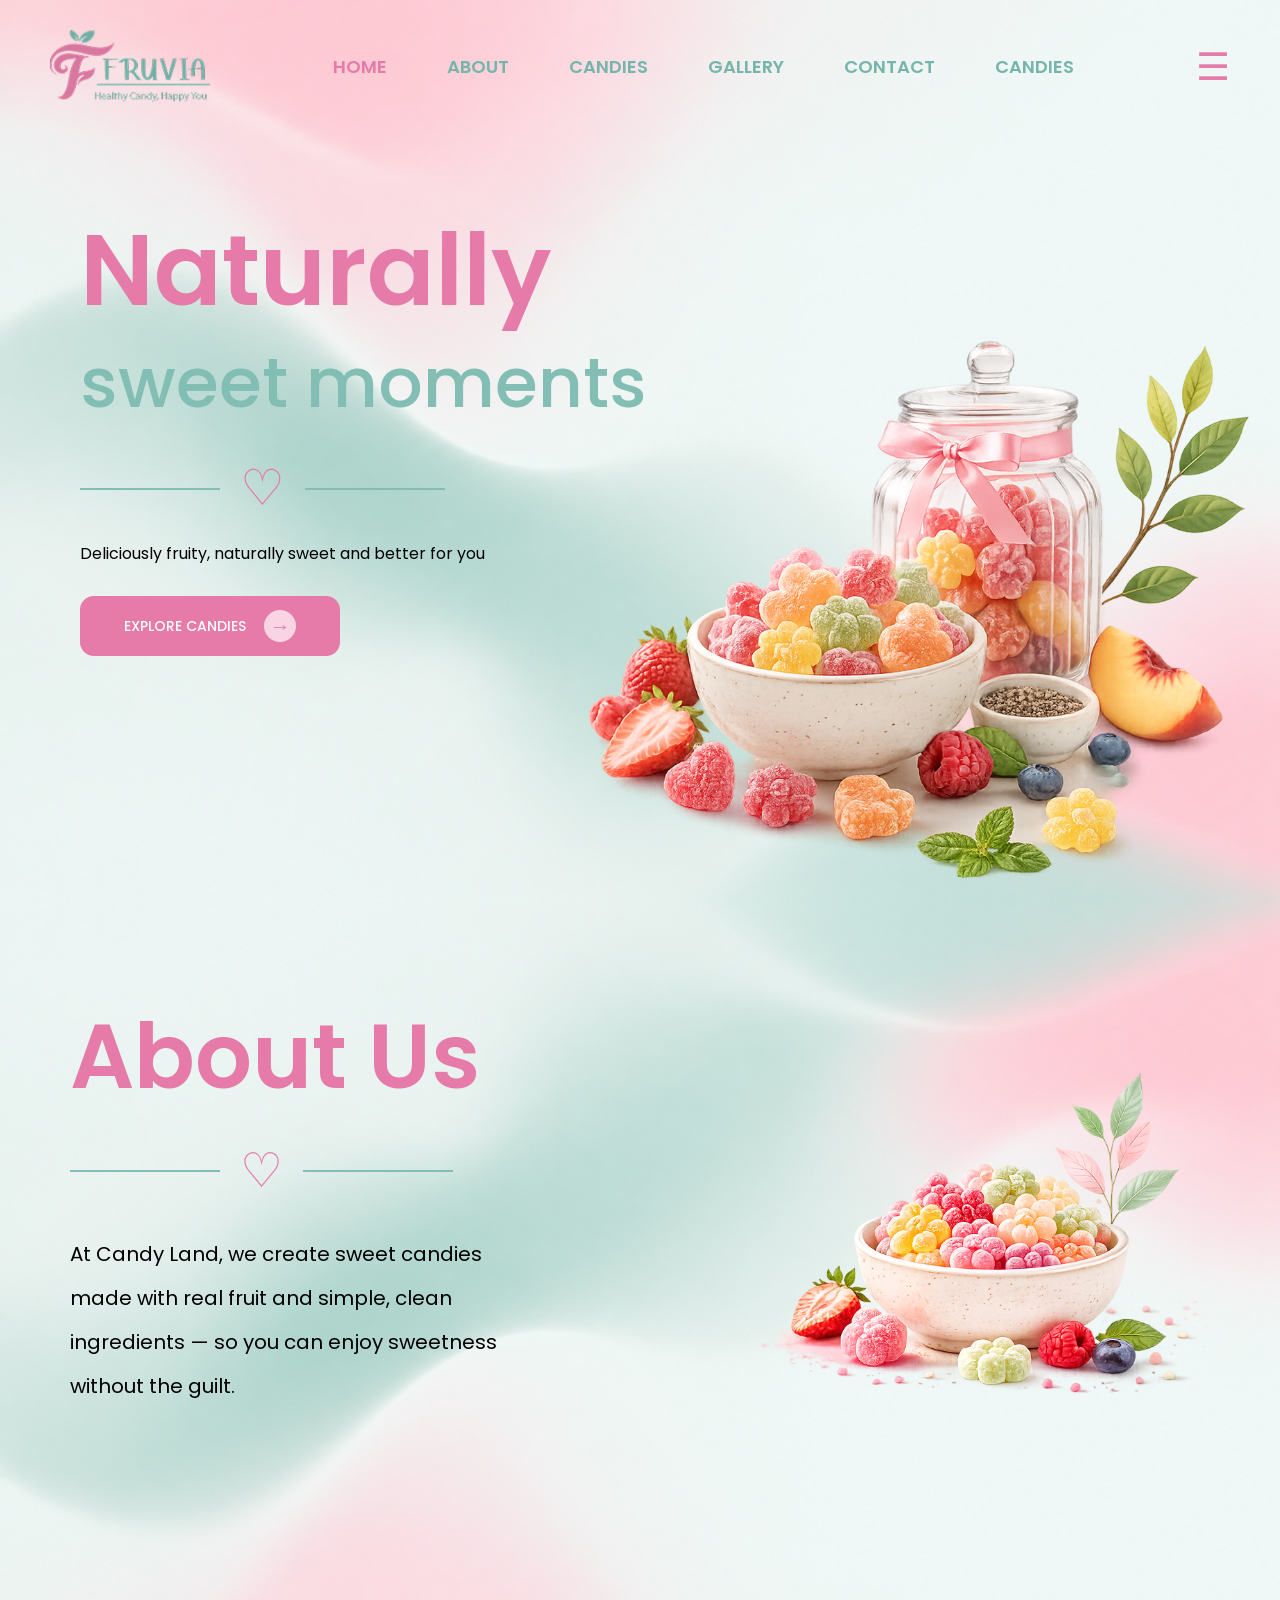
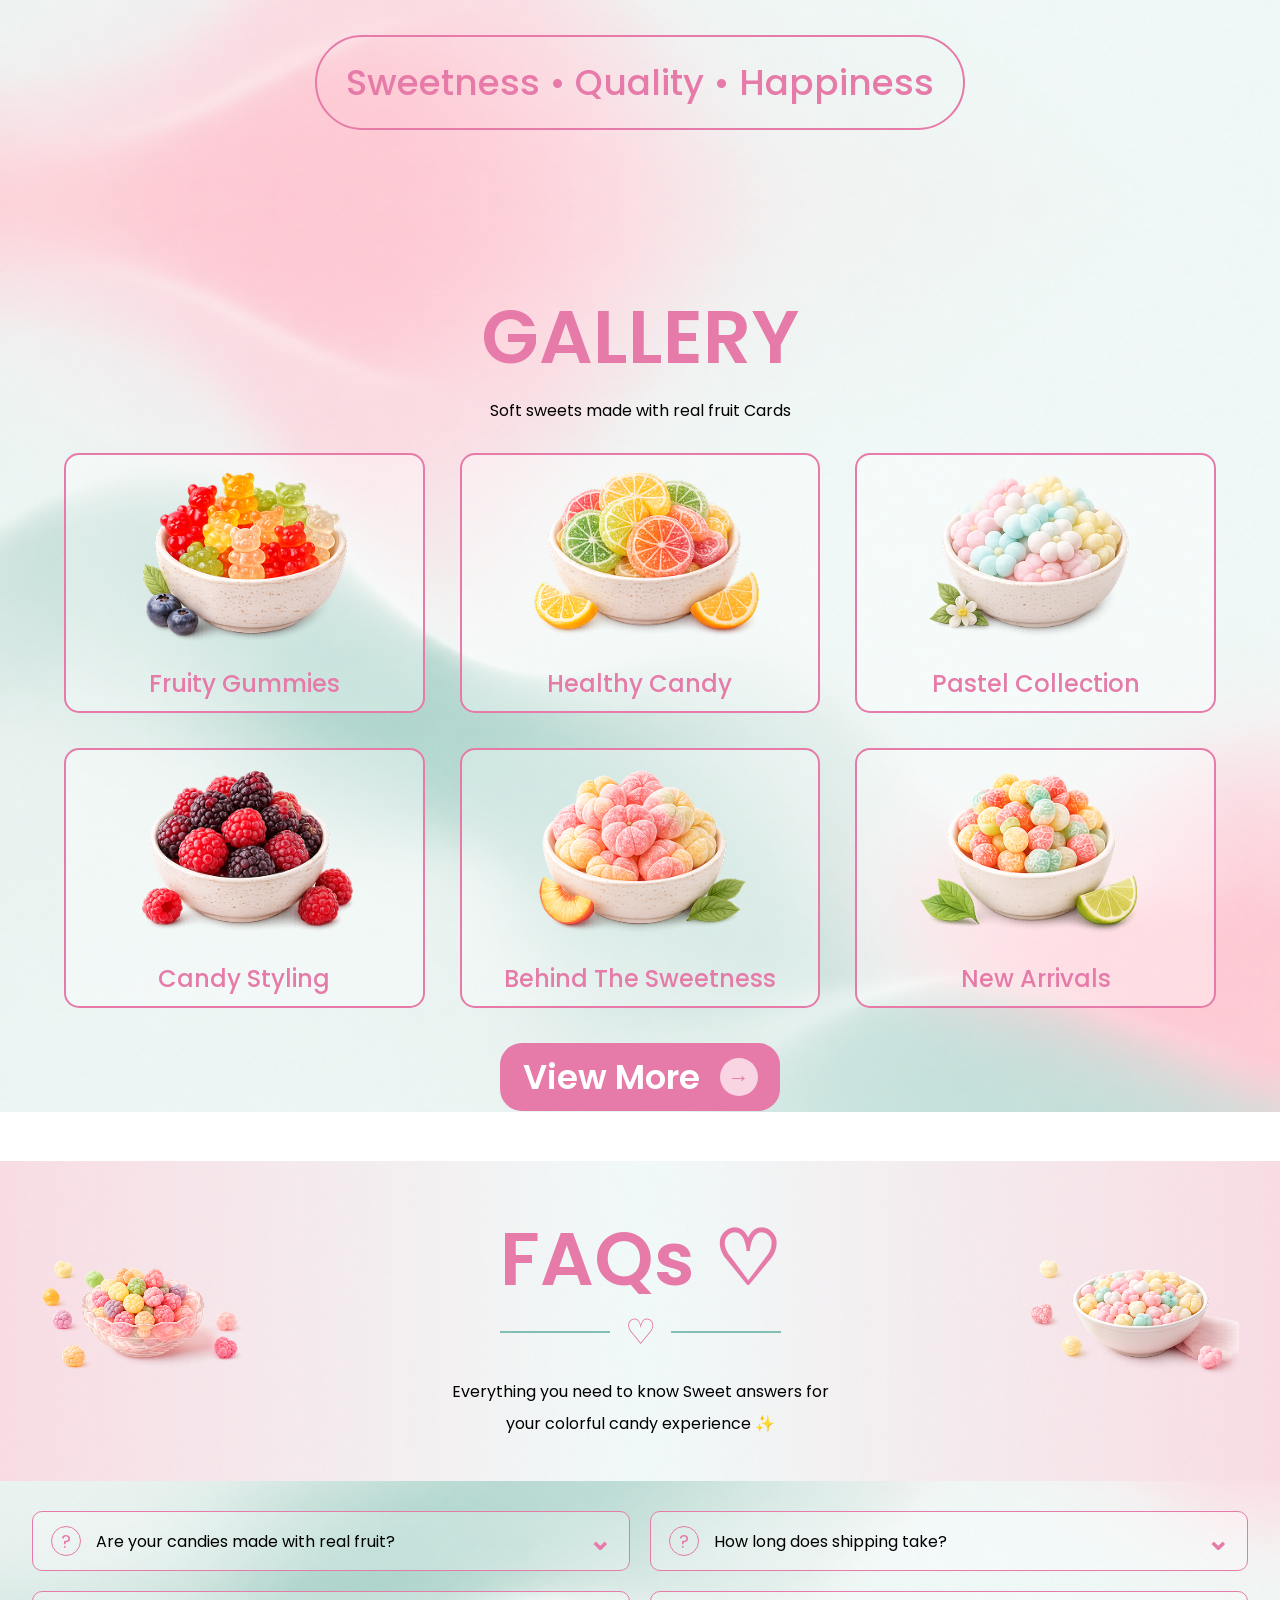
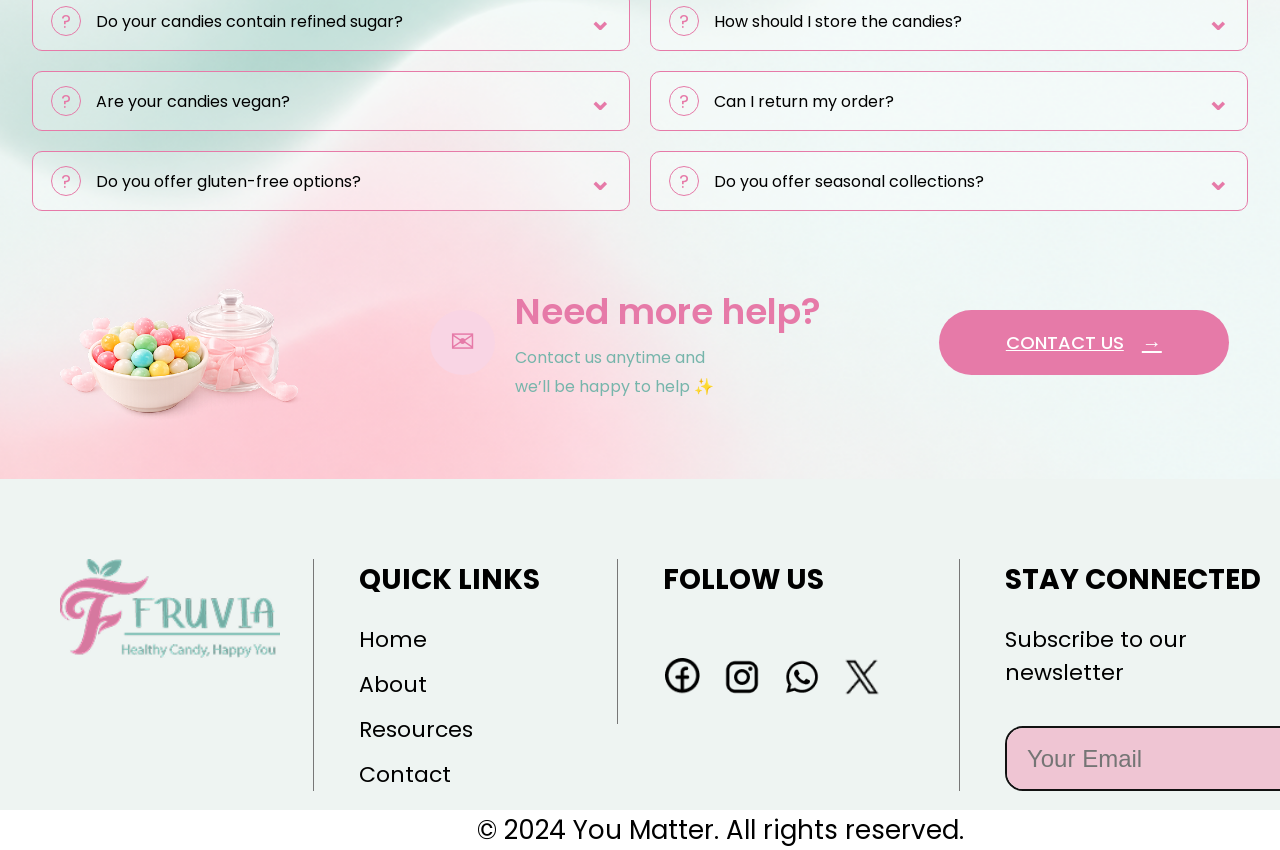
<file: index.html>
<!DOCTYPE html>
<html lang="en">

<head>

    <meta charset="UTF-8">

    <meta name="viewport" content="width=device-width, initial-scale=1.0">

    <title>Fruvia</title>

    <!-- FONT -->

    <link rel="preconnect" href="https://fonts.googleapis.com">

    <link rel="preconnect" href="https://fonts.gstatic.com" crossorigin>

    <link href="https://fonts.googleapis.com/css2?family=Poppins:wght@300;400;500;600;700&display=swap" rel="stylesheet">

    <!-- CSS -->

    <link rel="stylesheet" href="Fruvia.css">

</head>

<body>



    <!-- HOME -->

    <section class="home" id="home">

        <!-- background -->

        <img src="asset/Bg.png" class="bg">

        <!-- navbar -->

        <nav>

            <img src="asset/LOGO.png" class="logo">

            <ul>

                <li><a href="#home" class="active">HOME</a></li>

                <li><a href="#about">ABOUT</a></li>
                
                <li><a href="Candies.html">CANDIES</a></li>

                <li><a href="#gallery">GALLERY</a></li>

                <li><a href="Contact Us.HTML">CONTACT</a></li>
                
                <li><a href="Candies.html">CANDIES</a></li>

            </ul>

            <div class="menu">
                ☰
            </div>

        </nav>


        <!-- text -->

        <div class="content">

            <h1>Naturally</h1>

            <h2>sweet moments</h2>

            <div class="line">

                <span></span>

                ♡

                <span></span>

            </div>

            <p>
                Deliciously fruity, naturally sweet and better for you
            </p>



            <!-- button -->

            <a href="#gallery" class="explore-btn">

                EXPLORE CANDIES

                <div class="circle">→</div>

            </a>

        </div>


        <!-- image -->

        <img src="asset/HOME pc.png" class="candy">

    </section>





    <!-- ABOUT -->

    <section class="about" id="about">

        <!-- background -->

        <img src="asset/bg2.png" class="about-bg">

        <!-- text -->

        <div class="about-content">

            <h2>About Us</h2>

            <div class="about-line">

                <span></span>

                ♡

                <span></span>

            </div>

            <p>

                At Candy Land, we create sweet candies <br>

                made with real fruit and simple, clean <br>

                ingredients — so you can enjoy sweetness <br>

                without the guilt.

            </p>

        </div>

        <!-- image -->

        <img src="asset/About pc.png" class="about-img">

        <!-- pill -->

        <div class="about-pill">

            Sweetness • Quality • Happiness

        </div>

    </section>





    <!-- GALLERY -->

    <section class="gallery" id="gallery">

        <!-- background -->

        <img src="asset/Bg.png" class="gallery-bg">

        <!-- title -->

        <div class="gallery-title">

            <h2>GALLERY</h2>

            <p>Soft sweets made with real fruit Cards</p>

        </div>


        <!-- cards -->

        <div class="gallery-cards">

            <div class="card">

                <img src="asset/Fruity%20Gummies.png">

                <h3>Fruity Gummies</h3>

            </div>


            <div class="card">

                <img src="asset/Healthy%20Candy%E2%80%A8.png">

                <h3>Healthy Candy</h3>

            </div>


            <div class="card">

                <img src="asset/Pastel%20Collection%E2%80%A8.png">

                <h3>Pastel Collection</h3>

            </div>


            <div class="card">

                <img src="asset/Candy%20Styling%E2%80%A8.png">

                <h3>Candy Styling</h3>

            </div>


            <div class="card">

                <img src="asset/Behind%20The%20Sweetness%E2%80%A8.png">

                <h3>Behind The Sweetness</h3>

            </div>


            <div class="card">

                <img src="asset/New%20Arrivals%E2%80%A8.png">

                <h3>New Arrivals</h3>

            </div>

        </div>


        <!-- button -->

            <a href="Candies.html" class="view-btn">
    View More
    <span>→</span>
</a>

        </button>

    </section>

<!-- FAQS -->

<section class="faqs" id="contact">

    <!-- background -->

    <img src="asset/bg2.png" class="faq-bg">


    <!-- top -->

    <div class="faq-top">

        <!-- rectangle -->

        <img src="asset/Rectangle 51.png" class="faq-rectangle">


        <!-- left image -->

        <img src="asset/FQ PC1.png" class="faq-top-left">


        <!-- title -->

        <div class="faq-title">

            <h2>FAQs ♡</h2>

            <div class="faq-line">

                <span></span>

                ♡

                <span></span>

            </div>

            <p>
                Everything you need to know Sweet answers for <br>
                your colorful candy experience ✨
            </p>

        </div>


        <!-- right image -->

        <img src="asset/FQ PC2.png" class="faq-top-right">

    </div>





    <!-- faq boxes -->

    <div class="faq-container">


        <div class="faq-box">

            <span>?</span>

            <p>Are your candies made with real fruit?</p>

            <h3>⌄</h3>

        </div>



        <div class="faq-box">

            <span>?</span>

            <p>How long does shipping take?</p>

            <h3>⌄</h3>

        </div>



        <div class="faq-box">

            <span>?</span>

            <p>Do your candies contain refined sugar?</p>

            <h3>⌄</h3>

        </div>



        <div class="faq-box">

            <span>?</span>

            <p>How should I store the candies?</p>

            <h3>⌄</h3>

        </div>



        <div class="faq-box">

            <span>?</span>

            <p>Are your candies vegan?</p>

            <h3>⌄</h3>

        </div>



        <div class="faq-box">

            <span>?</span>

            <p>Can I return my order?</p>

            <h3>⌄</h3>

        </div>



        <div class="faq-box">

            <span>?</span>

            <p>Do you offer gluten-free options?</p>

            <h3>⌄</h3>

        </div>



        <div class="faq-box">

            <span>?</span>

            <p>Do you offer seasonal collections?</p>

            <h3>⌄</h3>

        </div>

    </div>





    <!-- bottom -->

    <div class="faq-bottom">

        <!-- image -->

        <img src="asset/FQ PC3.png" class="faq-bottom-img">


        <!-- text -->

        <div class="help-text">

            <div class="help-icon">

                ✉

            </div>

            <div>

                <h3>Need more help?</h3>

                <p>
                    Contact us anytime and <br>
                    we’ll be happy to help ✨
                </p>

            </div>

        </div>



        <!-- button -->

        <a href="Contact Us.HTML" class="contact-btn">

    CONTACT US

    <span>→</span>

</a>
        </button>

    </div>

</section>
    <footer>

    <div class="footer-top">


        <!-- LOGO -->

        <div class="footer-logo">

            <img src="asset/LOGO.png">

        </div>



        <!-- QUICK LINKS -->

        <div class="footer-column">

            <h2>QUICK LINKS</h2>

            <a href="Fruvia.html">Home</a>

            <a href="Fruvia.html#about">About</a>

            <a href="#">Resources</a>

            <a href="Contact Us.HTML">Contact</a>

        </div>



        <!-- FOLLOW -->

        <div class="footer-column">

            <h2>FOLLOW US</h2>

            <div class="social-icons">

                <img src="asset/face.png">

                <img src="asset/instagram.png">

                <img src="asset/whatsapp.png">

                <img src="asset/twitter.png">

            </div>

        </div>



        <!-- NEWSLETTER -->

        <div class="footer-column">

            <h2>STAY CONNECTED</h2>

            <p class="news-text">
                Subscribe to our <br>
                newsletter
            </p>

            <div class="news-box">

                <input type="text" placeholder="Your Email">

                <button>→</button>

            </div>

        </div>

    </div>



    <!-- COPYRIGHT -->

    <p class="copyright">
        © 2024 You Matter. All rights reserved.
    </p>

</footer>
</body>

</html>
</file>
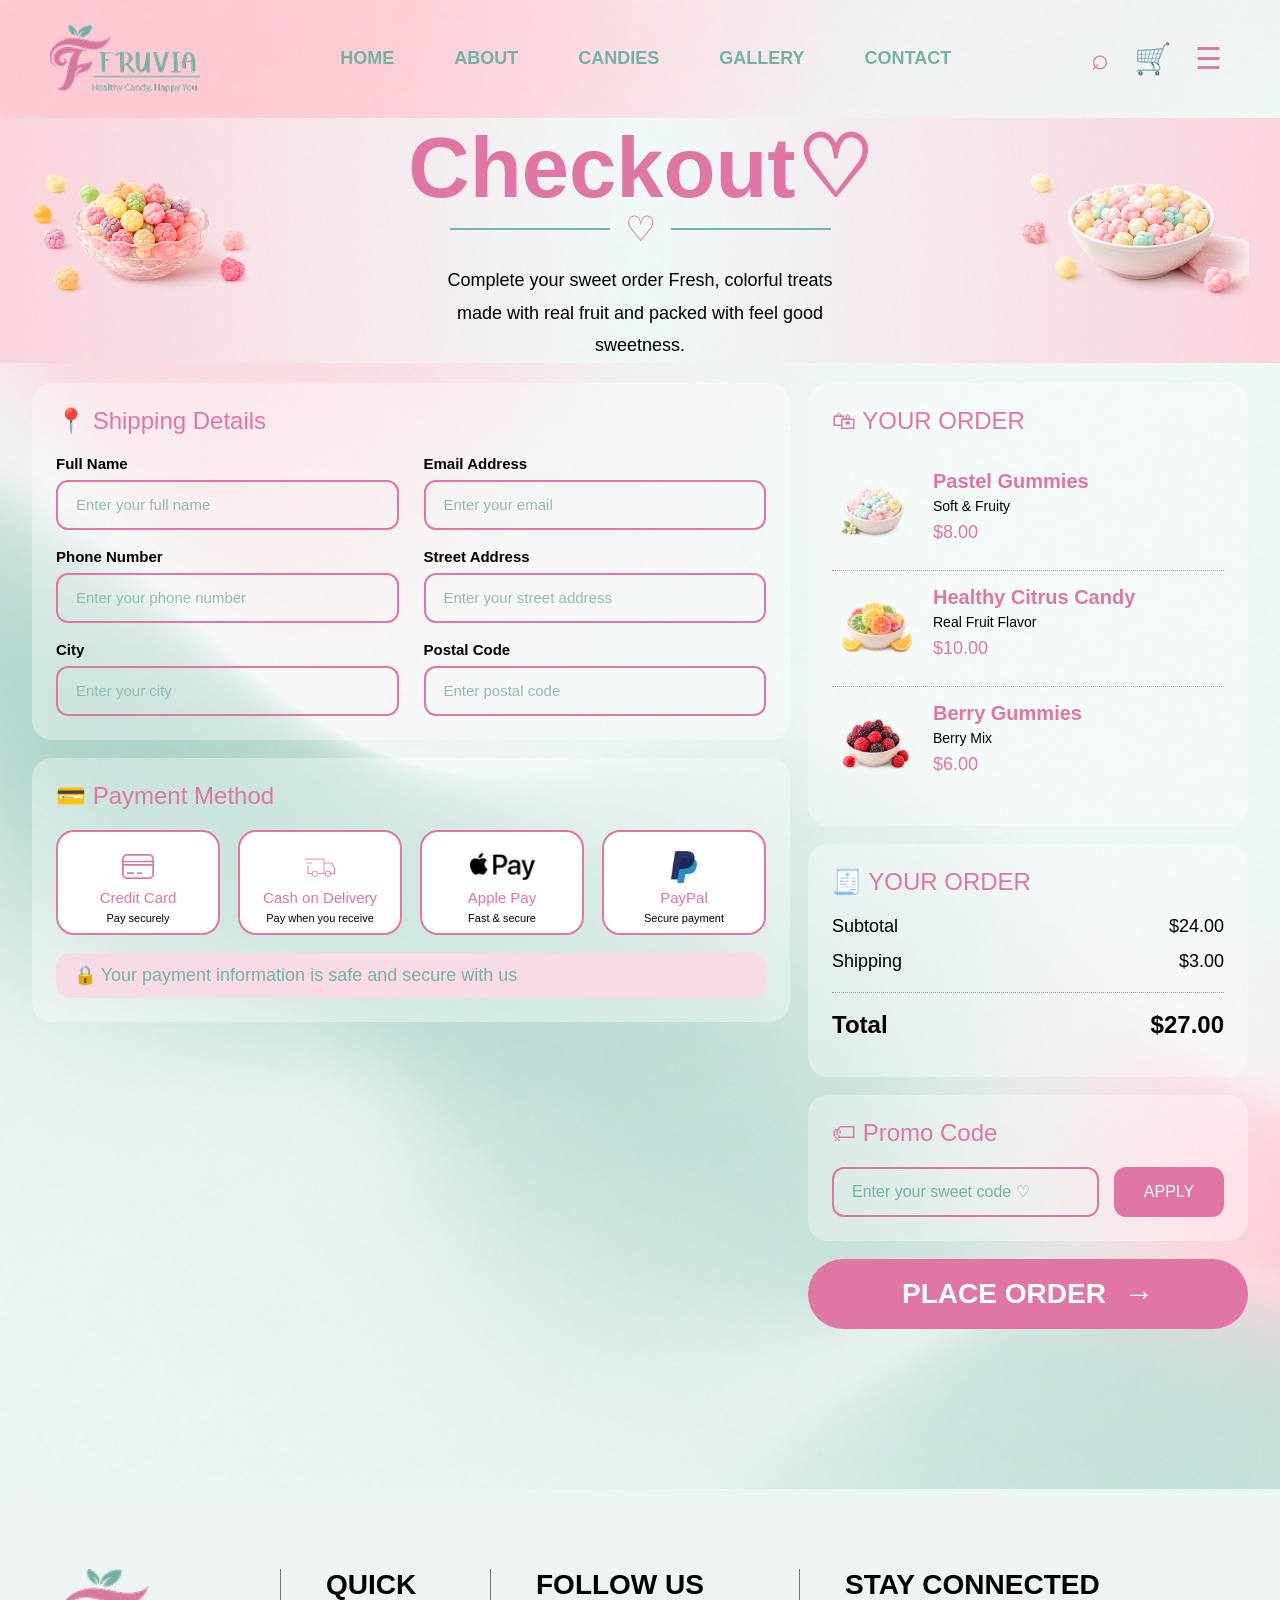
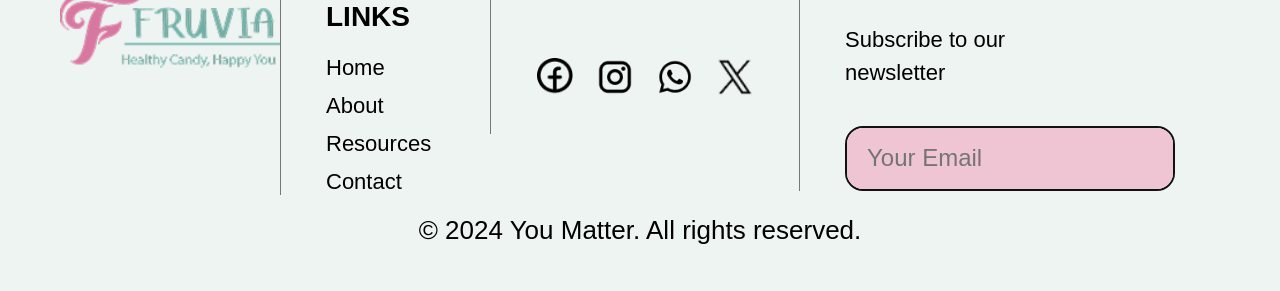
<file: Checkout.html>
<!DOCTYPE html>
<html lang="en">
<head>

    <meta charset="UTF-8">
    <meta name="viewport" content="width=device-width, initial-scale=1.0">

    <title>Checkout</title>

    <link rel="stylesheet" href="Checkout.css">

</head>

<body>

<section class="checkout-page">

    <!-- BACKGROUND -->

    <img src="asset/Bg.png" class="bg">


    <!-- NAVBAR -->

    <nav>

        <img src="asset/LOGO.png" class="logo">

        <ul>

            <li><a href="Fruvia.html">HOME</a></li>

            <li><a href="Fruvia.html#about">ABOUT</a></li>

            <li><a href="Candies.html">CANDIES</a></li>

            <li><a href="Fruvia.html#gallery">GALLERY</a></li>

            <li><a href="Contact Us.HTML">CONTACT</a></li>

        </ul>

        <div class="icons">
            ⌕ 🛒 ☰
        </div>

    </nav>



    <!-- TOP SECTION -->

    <section class="checkout-top">

        <img src="asset/Rectangle 51.png" class="top-rectangle">

        <img src="asset/image 15.png" class="top-left">

        <div class="checkout-title">

            <h1>Checkout♡</h1>

            <div class="line">

                <span></span>

                ♡

                <span></span>

            </div>

            <p>
                Complete your sweet order Fresh, colorful treats <br>
                made with real fruit and packed with feel good <br>
                sweetness.
            </p>

        </div>

        <img src="asset/image 16.png" class="top-right">

    </section>




    <!-- MAIN CONTENT -->

    <section class="checkout-content">


        <!-- LEFT -->

        <div class="left-side">


            <!-- SHIPPING -->

            <div class="shipping-box">

                <h2>📍 Shipping Details</h2>

                <div class="shipping-grid">

                    <div class="input-group">
                        <label>Full Name</label>
                        <input type="text" placeholder="Enter your full name">
                    </div>

                    <div class="input-group">
                        <label>Email Address</label>
                        <input type="email" placeholder="Enter your email">
                    </div>

                    <div class="input-group">
                        <label>Phone Number</label>
                        <input type="text" placeholder="Enter your phone number">
                    </div>

                    <div class="input-group">
                        <label>Street Address</label>
                        <input type="text" placeholder="Enter your street address">
                    </div>

                    <div class="input-group">
                        <label>City</label>
                        <input type="text" placeholder="Enter your city">
                    </div>

                    <div class="input-group">
                        <label>Postal Code</label>
                        <input type="text" placeholder="Enter postal code">
                    </div>

                </div>

            </div>



            <!-- PAYMENT -->

            <div class="payment-box">

                <h2>💳 Payment Method</h2>

                <div class="payment-grid">

                    <div class="payment-card">

    <img src="asset/Vector.png" class="pay-icon">

    <h3>Credit Card</h3>

    <p>Pay securely</p>

</div>


<div class="payment-card">

    <img src="asset/iconoir_delivery-truck.png" class="pay-icon">

    <h3>Cash on Delivery</h3>

    <p>Pay when you receive</p>

</div>


<div class="payment-card">

    <img src="asset/logos_apple-pay.png" class="pay-icon apple">

    <h3>Apple Pay</h3>

    <p>Fast & secure</p>

</div>


<div class="payment-card">

    <img src="asset/logos_paypal.png" class="pay-icon paypal">

    <h3>PayPal</h3>

    <p>Secure payment</p>

</div>
                </div>


                <div class="secure-box">

                    🔒 Your payment information is safe and secure with us

                </div>

            </div>

        </div>




        <!-- RIGHT -->

        <div class="right-side">


            <!-- ORDER -->

            <div class="order-box">

                <h2>🛍 YOUR ORDER</h2>

                <div class="order-item">

                    <img src="asset/CLOUD BITES.png">

                    <div>
                        <h3>Pastel Gummies</h3>
                        <p>Soft & Fruity</p>
                        <span>$8.00</span>
                    </div>

                </div>

                <div class="order-item">

                    <img src="asset/CITRUS SLICES.png">

                    <div>
                        <h3>Healthy Citrus Candy</h3>
                        <p>Real Fruit Flavor</p>
                        <span>$10.00</span>
                    </div>

                </div>

                <div class="order-item">

                    <img src="asset/BERRY BUNCH.png">

                    <div>
                        <h3>Berry Gummies</h3>
                        <p>Berry Mix</p>
                        <span>$6.00</span>
                    </div>

                </div>

            </div>



            <!-- TOTAL -->

            <div class="total-box">

                <h2>🧾 YOUR ORDER</h2>

                <div class="total-line">
                    <p>Subtotal</p>
                    <span>$24.00</span>
                </div>

                <div class="total-line">
                    <p>Shipping</p>
                    <span>$3.00</span>
                </div>

                <div class="total-line total">
                    <p>Total</p>
                    <span>$27.00</span>
                </div>

            </div>



            <!-- PROMO -->

            <div class="promo-box">

                <h2>🏷 Promo Code</h2>

                <div class="promo-row">

                    <input type="text" placeholder="Enter your sweet code ♡">

                    <button>APPLY</button>

                </div>

            </div>



            <!-- BUTTON -->

            <button class="place-order">

                PLACE ORDER

                <span>→</span>

            </button>

        </div>

    </section>

</section>
<footer>

    <div class="footer-top">


        <!-- LOGO -->

        <div class="footer-logo">

            <img src="asset/LOGO.png">

        </div>



        <!-- QUICK LINKS -->

        <div class="footer-column">

            <h2>QUICK LINKS</h2>

            <a href="Fruvia.html">Home</a>

            <a href="Fruvia.html#about">About</a>

            <a href="#">Resources</a>

            <a href="Contact Us.HTML">Contact</a>

        </div>



        <!-- FOLLOW -->

        <div class="footer-column">

            <h2>FOLLOW US</h2>

            <div class="social-icons">

                <img src="asset/face.png">

                <img src="asset/instagram.png">

                <img src="asset/whatsapp.png">

                <img src="asset/twitter.png">

            </div>

        </div>



        <!-- NEWSLETTER -->

        <div class="footer-column">

            <h2>STAY CONNECTED</h2>

            <p class="news-text">
                Subscribe to our <br>
                newsletter
            </p>

            <div class="news-box">

                <input type="text" placeholder="Your Email">

                <button>→</button>

            </div>

        </div>

    </div>



    <!-- COPYRIGHT -->

    <p class="copyright">
        © 2024 You Matter. All rights reserved.
    </p>

</footer>
</body>
</html>
</file>
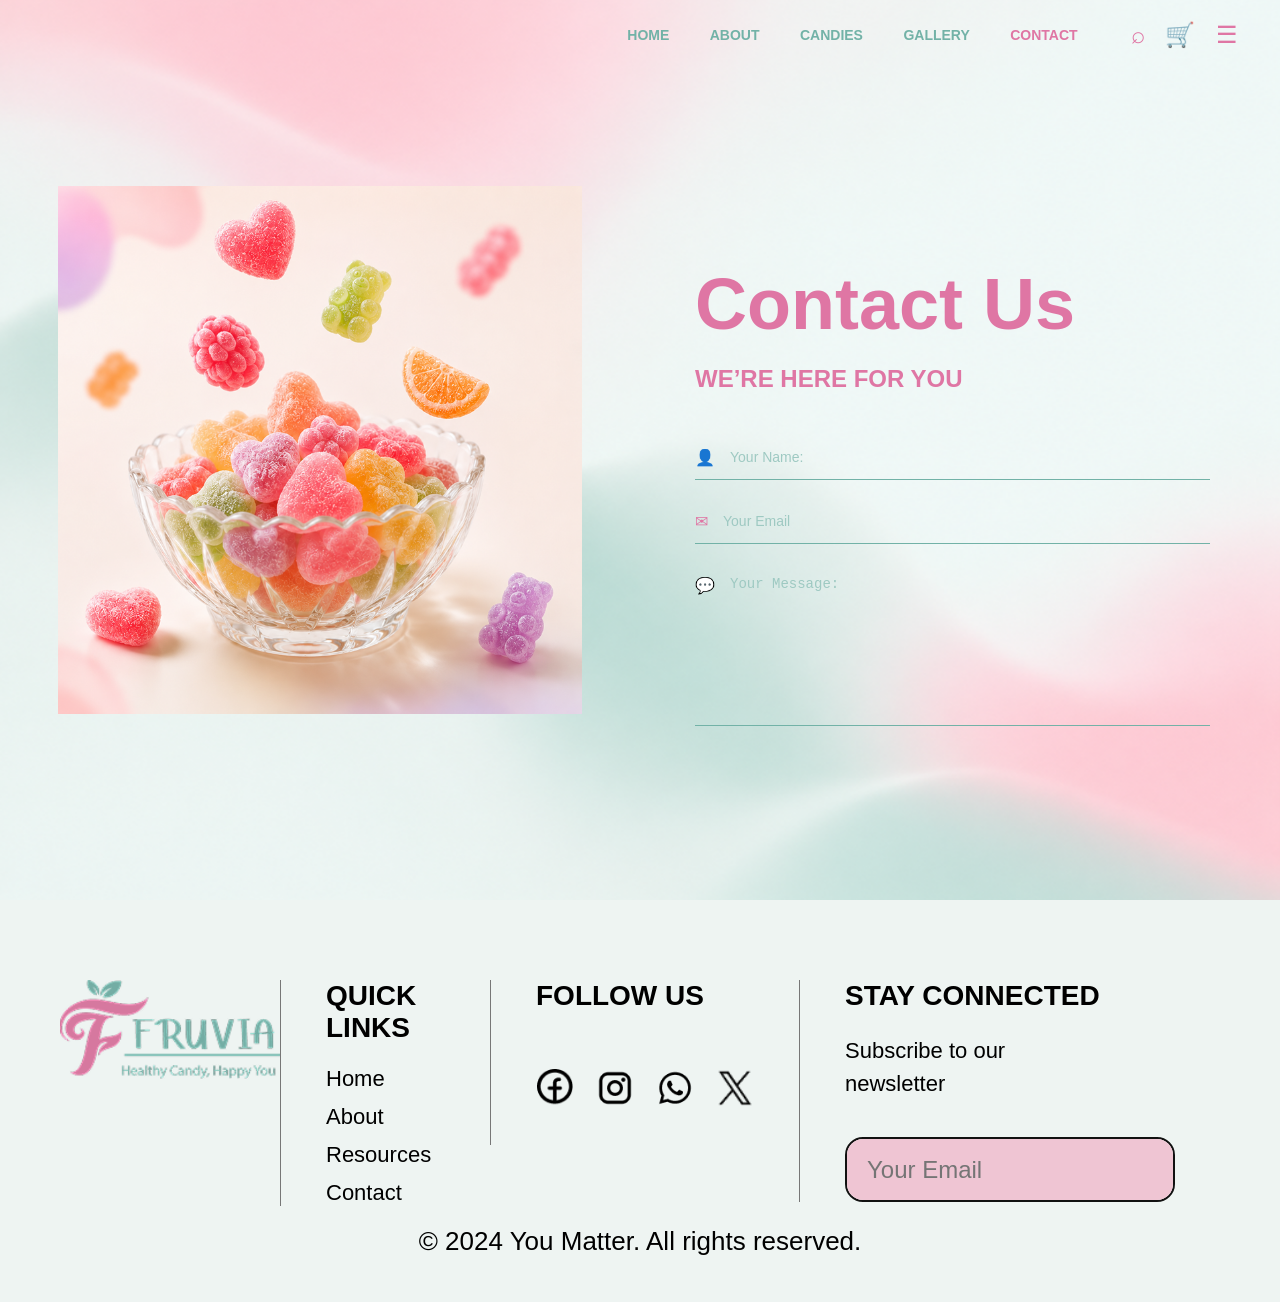
<file: Contact Us.HTML>
<!DOCTYPE html>
<html lang="en">

<head>

    <meta charset="UTF-8">

    <meta name="viewport" content="width=device-width, initial-scale=1.0">

    <title>Contact</title>

    <link rel="stylesheet" href="Contact%20Us.css">

</head>

<body>

<section class="contact-page">


    <!-- NAVBAR -->

    <nav>

        <div>

            <a href="Fruvia.html">HOME</a>

            <a href="Fruvia.html#about">ABOUT</a>

            <a href="Candies.html">CANDIES</a>

            <a href="Fruvia.html#gallery">GALLERY</a>

            <a href="Contact Us.HTML" class="active">CONTACT</a>

        </div>

        <div class="icons">
            ⌕ 🛒 ☰
        </div>

    </nav>



    <!-- CONTENT -->

    <div class="contact-content">


        <!-- LEFT IMAGE -->

        <div class="left-img">

            <img src="asset/image 20.png">

        </div>



        <!-- FORM -->

        <div class="form-area">

            <h1>Contact Us</h1>

            <h2>WE’RE HERE FOR YOU</h2>


            <div class="input-box">

                <span>👤</span>

                <input type="text" placeholder="Your Name:">

            </div>


            <div class="input-box">

                <span>✉</span>

                <input type="email" placeholder="Your Email">

            </div>


            <div class="input-box textarea">

                <span>💬</span>

                <textarea placeholder="Your Message:"></textarea>

            </div>

        </div>

    </div>

</section>



<!-- FOOTER -->

<footer>

    <div class="footer-top">


        <!-- LOGO -->

        <div class="footer-logo">

            <img src="asset/LOGO.png">

        </div>



        <!-- QUICK LINKS -->

        <div class="footer-column">

            <h2>QUICK LINKS</h2>

            <a href="Fruvia.html">Home</a>

            <a href="Fruvia.html#about">About</a>

            <a href="#">Resources</a>

            <a href="Contact Us.HTML">Contact</a>

        </div>



        <!-- FOLLOW -->

        <div class="footer-column">

            <h2>FOLLOW US</h2>

            <div class="social-icons">

                <img src="asset/face.png">

                <img src="asset/instagram.png">

                <img src="asset/whatsapp.png">

                <img src="asset/twitter.png">

            </div>

        </div>



        <!-- NEWSLETTER -->

        <div class="footer-column">

            <h2>STAY CONNECTED</h2>

            <p class="news-text">
                Subscribe to our <br>
                newsletter
            </p>

            <div class="news-box">

                <input type="text" placeholder="Your Email">

                <button>→</button>

            </div>

        </div>

    </div>



    <!-- COPYRIGHT -->

    <p class="copyright">
        © 2024 You Matter. All rights reserved.
    </p>

</footer>

</body>

</html>
</file>
<file: Fruvia.css>
*{
    margin: 0;
    padding: 0;
    box-sizing: border-box;
}

html{
    scroll-behavior: smooth;
}

body{
    font-family: 'Poppins', sans-serif;
    overflow-x: hidden;
}

/* HOME */

.home{
    width: 100%;
    height: 100vh;

    position: relative;
    overflow: hidden;
}

/* background */

.bg{
    width: 100%;
    height: 100%;
    object-fit: cover;

    position: absolute;
    top: 0;
    left: 0;
}

/* navbar */

nav{
    width: 100%;

    padding: 30px 50px;

    display: flex;
    justify-content: space-between;
    align-items: center;

    position: absolute;
    z-index: 5;
}

.logo{
    width: 160px;
}

nav ul{
    display: flex;
    gap: 60px;

    list-style: none;
}

nav ul li a{
    text-decoration: none;
    color: #76B5AB;

    font-size: 18px;
    font-weight: 600;
}

nav ul .active{
    color: #E67AA8;
}

.menu{
    font-size: 38px;
    color: #E67AA8;

    cursor: pointer;
}

/* content */

.content{
    position: absolute;

    left: 80px;
    top: 220px;

    z-index: 5;
}

.content h1{
    font-size: 100px;
    color: #E67AA8;
    font-weight: 600;

    line-height: 1;
}

.content h2{
    font-size: 70px;
    color: #83BEB5;
    font-weight: 500;

    margin-top: 10px;
}

/* line */

.line{
    display: flex;
    align-items: center;
    gap: 20px;

    margin-top: 15px;

    color: #E67AA8;
    font-size: 50px;
}

.line span{
    width: 140px;
    height: 2px;

    background: #83BEB5;
}

/* paragraph */

.content p{
    margin-top: 15px;

    font-size: 16px;
    color: black;
}

/* button */

.explore-btn{
    margin-top: 30px;

    width: 260px;
    height: 60px;

    border-radius: 14px;

    background: #E67AA8;
    color: white;

    font-size: 14px;
    font-weight: 500;

    text-decoration: none;

    display: flex;
    justify-content: center;
    align-items: center;
    gap: 18px;
}

.circle{
    width: 32px;
    height: 32px;

    border-radius: 50%;
    background: #F9D5E4;

    color: #E67AA8;

    display: flex;
    justify-content: center;
    align-items: center;

    font-size: 20px;
}

/* candy image */

.candy{
    width: 780px;

    position: absolute;
    right: 30px;
    bottom: 20px;

    z-index: 3;
}





/* ABOUT */

.about{
    width: 100%;
    height: 100vh;

    position: relative;
    overflow: hidden;
}

.about-bg{
    width: 100%;
    height: 100%;
    object-fit: cover;

    position: absolute;
    top: 0;
    left: 0;
}

.about-content{
    position: absolute;
    top: 90px;
    left: 70px;

    z-index: 5;
}

.about-content h2{
    font-size: 90px;
    color: #E67AA8;
    font-weight: 600;
}

.about-line{
    display: flex;
    align-items: center;
    gap: 20px;

    margin-top: 10px;

    color: #E67AA8;
    font-size: 48px;
}

.about-line span{
    width: 150px;
    height: 2px;

    background: #83BEB5;
}

.about-content p{
    margin-top: 25px;

    font-size: 20px;
    line-height: 2.2;

    color: black;
}

.about-img{
    width: 520px;

    position: absolute;
    right: 70px;
    top: 120px;

    z-index: 3;
}

.about-pill{
    position: absolute;

    bottom: 70px;
    left: 50%;
    transform: translateX(-50%);

    width: 650px;
    height: 95px;

    border: 2px solid #E67AA8;
    border-radius: 60px;

    display: flex;
    justify-content: center;
    align-items: center;

    font-size: 36px;
    font-weight: 500;

    color: #E67AA8;

    z-index: 5;
}





/* GALLERY */

.gallery{
    width: 100%;
    min-height: 100vh;

    position: relative;

    padding-top: 80px;
}

.gallery-bg{
    width: 100%;
    height: auto;

    position: absolute;
    top: 0;
    left: 0;
}

.gallery-title{
    position: relative;
    z-index: 5;

    text-align: center;
}

.gallery-title h2{
    font-size: 75px;
    color: #E67AA8;
    font-weight: 600;
}

.gallery-title p{
    margin-top: 5px;

    font-size: 16px;
    color: black;
}

/* cards */

.gallery-cards{
    width: 90%;

    margin: 30px auto 0;

    display: grid;
    grid-template-columns: repeat(3 , 1fr);

    gap: 35px;

    position: relative;
    z-index: 5;
}

.card{
    height: 260px;

    border: 2px solid #E67AA8;
    border-radius: 15px;

    overflow: hidden;

    background: rgba(255,255,255,0.35);

    display: flex;
    flex-direction: column;
}

.card img{
    width: 100%;
    height: 200px;

    object-fit: contain;

    padding: 10px;
}

.card h3{
    flex: 1;

    display: flex;
    justify-content: center;
    align-items: center;

    color: #E67AA8;

    font-size: 24px;
    font-weight: 500;
}

/* button */

.view-btn{
    width: 280px;
    height: 68px;

    margin: 35px auto 50px;

    border-radius: 22px;

    background: #E67AA8;
    color: white;

    font-size: 34px;
    font-weight: 600;

    text-decoration: none;

    display: flex;
    justify-content: center;
    align-items: center;
    gap: 20px;

    position: relative;
    z-index: 5;
}

.view-btn span{
    width: 38px;
    height: 38px;

    border-radius: 50%;

    background: #F9D5E4;
    color: #E67AA8;

    display: flex;
    justify-content: center;
    align-items: center;

    font-size: 22px;
}
/* FAQS */

.faqs{
    width: 100%;
    min-height: 100vh;

    position: relative;
    overflow: hidden;
}

/* background */

.faq-bg{
    width: 100%;
    height: 100%;
    object-fit: cover;

    position: absolute;
    top: 0;
    left: 0;
}

/* top */

.faq-top{
    position: relative;
    z-index: 5;

    height: 320px;

    display: flex;
    justify-content: space-between;
    align-items: center;

    padding: 0 40px;
}

/* rectangle */

.faq-rectangle{
    position: absolute;

    top: 0;
    left: 0;

    width: 100%;
    height: 320px;

    object-fit: cover;

    z-index: -1;
}

/* top images */

.faq-top-left{
    width: 220px;
}

.faq-top-right{
    width: 220px;
}

/* title */

.faq-title{
    position: absolute;

    left: 50%;
    top: 50%;

    transform: translate(-50% , -50%);

    text-align: center;

    width: 100%;
}

.faq-title h2{
    font-size: 75px;
    color: #E67AA8;
    font-weight: 600;
}

.faq-line{
    display: flex;
    align-items: center;
    justify-content: center;

    gap: 15px;

    color: #E67AA8;
    font-size: 35px;

    margin-top: -10px;
}

.faq-line span{
    width: 110px;
    height: 2px;

    background: #83BEB5;
}

.faq-title p{
    margin-top: 18px;

    font-size: 16px;
    line-height: 2;

    color: black;
}

/* faq boxes */

.faq-container{
    width: 95%;

    margin: 30px auto 0;

    position: relative;
    z-index: 5;

    display: grid;
    grid-template-columns: repeat(2 , 1fr);

    gap: 20px;
}

.faq-box{
    height: 60px;

    border: 1.5px solid #E67AA8;
    border-radius: 10px;

    display: flex;
    align-items: center;

    padding: 0 18px;

    background: rgba(255,255,255,0.25);
}

.faq-box span{
    width: 30px;
    height: 30px;

    border-radius: 50%;
    border: 1.5px solid #E67AA8;

    color: #E67AA8;

    display: flex;
    justify-content: center;
    align-items: center;

    font-size: 18px;

    margin-right: 15px;
}

.faq-box p{
    flex: 1;

    font-size: 16px;
}

.faq-box h3{
    color: #E67AA8;
    font-size: 28px;
}

/* bottom */

.faq-bottom{
    width: 92%;

    margin: 45px auto 50px;

    display: flex;
    justify-content: space-between;
    align-items: center;

    position: relative;
    z-index: 5;
}

/* image */

.faq-bottom-img{
    width: 260px;
}

/* text */

.help-text{
    display: flex;
    align-items: center;

    gap: 20px;
}

.help-icon{
    width: 65px;
    height: 65px;

    border-radius: 50%;

    background: #F9D5E4;
    color: #E67AA8;

    display: flex;
    justify-content: center;
    align-items: center;

    font-size: 30px;
}

.help-text h3{
    font-size: 36px;
    color: #E67AA8;
    font-weight: 600;
}

.help-text p{
    margin-top: 5px;

    font-size: 16px;
    line-height: 1.8;

    color: #76B5AB;
}

/* button */

.contact-btn{
    width: 290px;
    height: 65px;

    border: none;
    border-radius: 40px;

    background: #E67AA8;
    color: white;

    font-size: 18px;
    font-weight: 500;

    display: flex;
    justify-content: center;
    align-items: center;
    gap: 18px;
}

.contact-btn span{
    font-size: 20px;
}5
.contact-btn{
    text-decoration:none;
}
/* FOOTER */

footer{
    width:1440px;
    height:331px;

    background:#eef4f2;

    margin:auto;

    padding:45px 60px;

    display:flex;
    flex-direction:column;
    justify-content:space-between;
}

/* TOP */

.footer-top{
    display:flex;
    justify-content:space-between;
    align-items:flex-start;

    margin-top:35px;
}

/* LOGO */

.footer-logo img{
    width:220px;
}

/* COLUMN */

.footer-column{
    display:flex;
    flex-direction:column;

    gap:12px;

    padding:0 45px;

    border-left:1px solid #777;

    min-height:165px;
}

.footer-column h2{
    font-size:28px;

    margin-bottom:10px;
}

.footer-column a{
    text-decoration:none;

    color:black;

    font-size:22px;
}

/* SOCIAL */

.social-icons{
    display:flex;

    gap:22px;

    margin-top:35px;
}

.social-icons img{
    width:38px;

    height:38px;

    object-fit:contain;

    cursor:pointer;
}

/* NEWSLETTER */

.news-text{
    font-size:22px;

    line-height:1.5;

    margin-bottom:25px;
}

.news-box{
    width:330px;
    height:65px;

    border:2px solid #111;
    border-radius:18px;

    overflow:hidden;

    display:flex;
}

.news-box input{
    flex:1;

    border:none;
    outline:none;

    background:#efc5d3;

    padding:0 20px;

    font-size:24px;
}

.news-box button{
    width:80px;

    border:none;

    background:#df76a4;

    color:black;

    font-size:36px;

    cursor:pointer;
}

/* COPYRIGHT */

.copyright{
    text-align:center;

    font-size:26px;

    margin-top:20px;
}
</file>
<file: Checkout.css>
*{
    margin:0;
    padding:0;
    box-sizing:border-box;
}

body{
    font-family: Arial, sans-serif;
    overflow-x:hidden;
}

/* PAGE */

.checkout-page{
    width:100%;
    min-height:100vh;

    position:relative;

    padding-bottom:120px;
}

/* BACKGROUND */

.bg{
    position:absolute;
    inset:0;

    width:100%;
    height:100%;

    object-fit:cover;

    z-index:-2;
}

/* NAVBAR */

nav{
    width:100%;

    padding:25px 50px;

    display:flex;
    justify-content:space-between;
    align-items:center;

    position:relative;
    z-index:5;
}

.logo{
    width:150px;
}

nav ul{
    display:flex;
    gap:60px;

    list-style:none;
}

nav ul a{
    text-decoration:none;

    color:#72b2a7;

    font-size:18px;
    font-weight:700;
}

.icons{
    color:#df76a4;

    font-size:30px;

    letter-spacing:8px;
}

/* TOP */

.checkout-top{
    position:relative;

    height:245px;

    display:flex;
    justify-content:space-between;
    align-items:center;

    padding:0 30px;

    z-index:5;
}

/* RECTANGLE */

.top-rectangle{
    position:absolute;

    inset:0;

    width:100%;
    height:100%;

    object-fit:cover;

    z-index:-1;
}

/* IMAGES */

.top-left{
    width:240px;
}

.top-right{
    width:240px;
}

/* TITLE */

.checkout-title{
    text-align:center;
}

.checkout-title h1{
    font-size:85px;
    font-weight:700;

    color:#df76a4;
}

.line{
    display:flex;
    justify-content:center;
    align-items:center;

    gap:15px;

    margin-top:-8px;

    color:#df76a4;

    font-size:35px;
}

.line span{
    width:160px;
    height:2px;

    background:#6fb7ac;
}

.checkout-title p{
    margin-top:15px;

    font-size:18px;
    line-height:1.8;
}

/* MAIN CONTENT */

.checkout-content{
    width:95%;

    margin:20px auto 40px;

    display:flex;
    gap:18px;

    position:relative;
    z-index:5;
}

/* LEFT */

.left-side{
    flex:1.3;
}

/* BOXES */

.shipping-box,
.payment-box,
.order-box,
.total-box,
.promo-box{
    background:rgba(255,255,255,.35);

    border-radius:20px;

    padding:24px;
}

/* SHIPPING */

.shipping-box h2,
.payment-box h2,
.order-box h2,
.total-box h2,
.promo-box h2{
    color:#df76a4;

    font-size:24px;
    font-weight:500;

    margin-bottom:20px;
}

/* GRID */

.shipping-grid{
    display:grid;
    grid-template-columns:repeat(2,1fr);

    gap:18px 25px;
}

/* INPUTS */

.input-group label{
    display:block;

    margin-bottom:8px;

    font-size:15px;
    font-weight:600;
}

.input-group input{
    width:100%;
    height:50px;

    border:2px solid #df76a4;
    border-radius:12px;

    padding:0 18px;

    background:transparent;

    font-size:15px;
}

.input-group input::placeholder{
    color:#8ebcb5;
}

/* PAYMENT */

.payment-box{
    margin-top:18px;
}

.payment-box h2{
    color:#df76a4;

    font-size:24px;
    font-weight:500;

    margin-bottom:20px;
}

/* PAYMENT GRID */

.payment-grid{
    display:grid;

    grid-template-columns:repeat(4,1fr);

    gap:18px;
}

/* PAYMENT CARD */

.payment-card{
    height:105px;

    border:2px solid #df76a4;
    border-radius:18px;

    background:white;

    display:flex;
    flex-direction:column;
    justify-content:center;
    align-items:center;

    gap:6px;

    padding:8px;
}

/* ICONS */

.pay-icon{
    width:32px;
    height:32px;

    object-fit:contain;

    margin-top:10px;
}

/* APPLE PAY */

.apple{
    width:65px;
}

/* PAYPAL */

.paypal{
    width:50px;
}

/* TEXT */

.payment-card h3{
    color:#df76a4;

    font-size:15px;
    font-weight:500;
}

.payment-card p{
    font-size:11px;
}

/* SECURE BOX */

.secure-box{
    width:100%;
    height:45px;

    border-radius:14px;

    background:#f9dbe7;

    margin-top:18px;

    display:flex;
    align-items:center;

    padding:0 18px;

    color:#72b2a7;

    font-size:18px;
}

/* RIGHT */

.right-side{
    width:440px;

    display:flex;
    flex-direction:column;

    gap:18px;
}

/* ORDER ITEMS */

.order-item{
    display:flex;
    gap:16px;

    padding:15px 0;

    border-bottom:1px dotted #df76a4;
}

.order-item:last-child{
    border:none;
}

.order-item img{
    width:85px;
    height:85px;

    object-fit:contain;
}

.order-item h3{
    color:#df76a4;

    font-size:20px;

    margin-bottom:5px;
}

.order-item p{
    font-size:14px;

    margin-bottom:8px;
}

.order-item span{
    color:#df76a4;

    font-size:18px;
}

/* TOTAL */

.total-line{
    display:flex;
    justify-content:space-between;

    margin:14px 0;

    font-size:18px;
}

.total{
    margin-top:20px;

    padding-top:18px;

    border-top:1px dotted #df76a4;

    font-weight:bold;

    font-size:24px;
}

/* PROMO */

.promo-row{
    display:flex;
    gap:15px;
}

.promo-row input{
    flex:1;

    height:50px;

    border:2px solid #df76a4;
    border-radius:12px;

    background:transparent;

    padding:0 18px;

    font-size:16px;
}

.promo-row input::placeholder{
    color:#72b2a7;
}

.promo-row button{
    width:110px;
    height:50px;

    border:none;
    border-radius:12px;

    background:#df76a4;
    color:white;

    font-size:16px;

    cursor:pointer;
}

/* PLACE ORDER */

.place-order{
    width:100%;
    height:70px;

    border:none;
    border-radius:40px;

    background:#df76a4;
    color:white;

    font-size:28px;
    font-weight:600;

    display:flex;
    justify-content:center;
    align-items:center;
    gap:18px;

    cursor:pointer;
}

.place-order span{
    font-size:30px;
}
/* FOOTER */

footer{
    width:100%;
    height:auto;

    background:#eef4f2;

    margin:auto;

    padding:45px 60px;

    display:flex;
    flex-direction:column;
    justify-content:space-between;
}

/* TOP */

.footer-top{
    display:flex;
    justify-content:space-between;
    align-items:flex-start;

    margin-top:35px;
}

/* LOGO */

.footer-logo img{
    width:220px;
}

/* COLUMN */

.footer-column{
    display:flex;
    flex-direction:column;

    gap:12px;

    padding:0 45px;

    border-left:1px solid #777;

    min-height:165px;
}

.footer-column h2{
    font-size:28px;

    margin-bottom:10px;
}

.footer-column a{
    text-decoration:none;

    color:black;

    font-size:22px;
}

/* SOCIAL */

.social-icons{
    display:flex;

    gap:22px;

    margin-top:35px;
}

.social-icons img{
    width:38px;

    height:38px;

    object-fit:contain;

    cursor:pointer;
}

/* NEWSLETTER */

.news-text{
    font-size:22px;

    line-height:1.5;

    margin-bottom:25px;
}

.news-box{
    width:330px;
    height:65px;

    border:2px solid #111;
    border-radius:18px;

    overflow:hidden;

    display:flex;
}

.news-box input{
    flex:1;

    border:none;
    outline:none;

    background:#efc5d3;

    padding:0 20px;

    font-size:24px;
}

.news-box button{
    width:80px;

    border:none;

    background:#df76a4;

    color:black;

    font-size:36px;

    cursor:pointer;
}

/* COPYRIGHT */

.copyright{
    text-align:center;

    font-size:26px;

    margin-top:20px;
}
</file>
